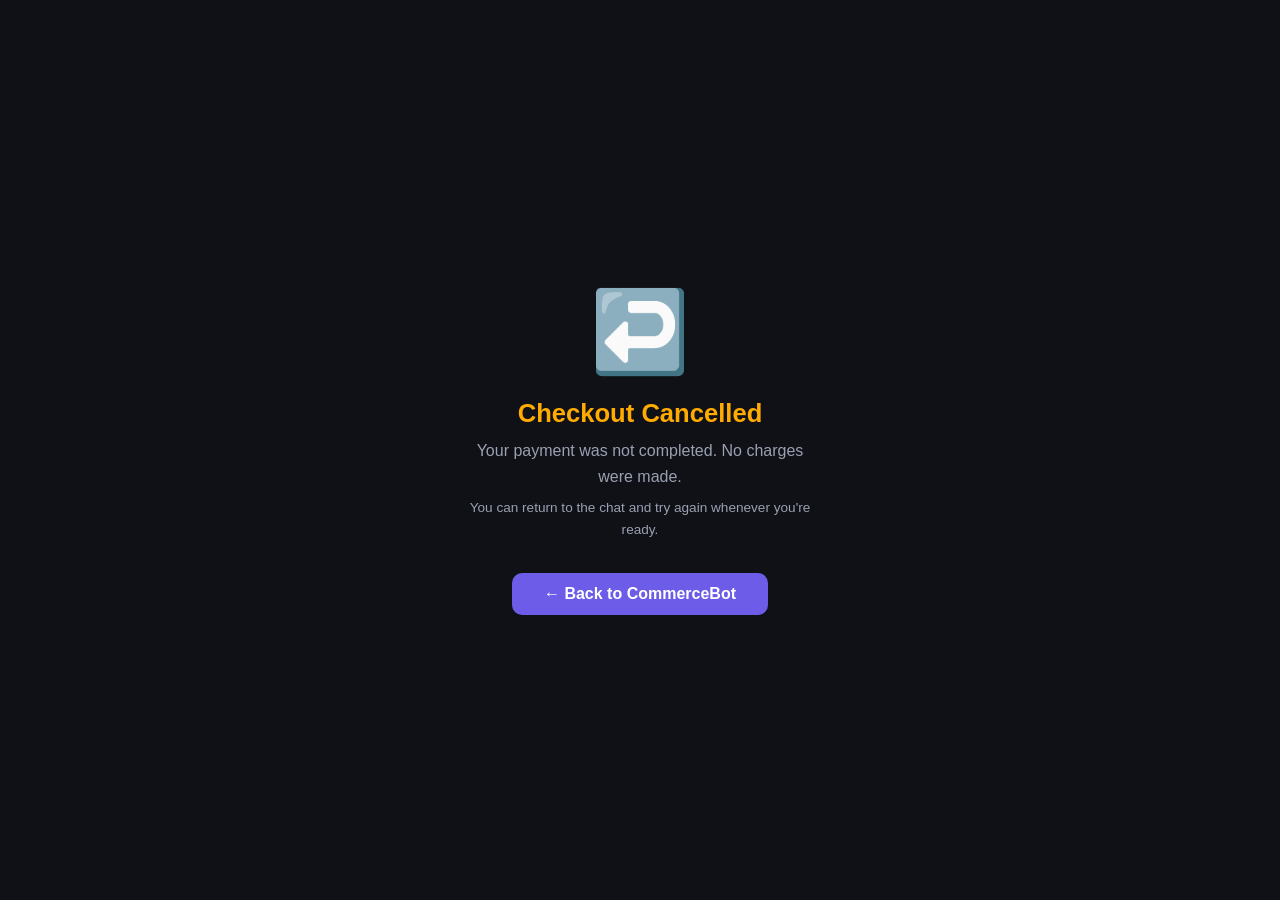
<file: frontend/checkout-cancel.html>
<!DOCTYPE html>
<html lang="en">
<head>
    <meta charset="UTF-8">
    <meta name="viewport" content="width=device-width, initial-scale=1.0">
    <title>Checkout Cancelled — CommerceBot</title>
    <style>
        * { margin: 0; padding: 0; box-sizing: border-box; }
        body {
            font-family: -apple-system, BlinkMacSystemFont, 'Segoe UI', sans-serif;
            background: #0f1117; color: #e8eaed;
            display: flex; align-items: center; justify-content: center;
            min-height: 100vh;
        }
        .container { text-align: center; max-width: 440px; padding: 40px; }
        .icon { font-size: 5rem; margin-bottom: 20px; }
        h1 { font-size: 1.6rem; margin-bottom: 10px; color: #ffab00; }
        p { color: #9aa0b0; margin: 8px 0; line-height: 1.6; }
        .btn {
            display: inline-block; margin-top: 24px; padding: 12px 32px;
            background: #6c5ce7; color: white; text-decoration: none;
            border-radius: 10px; font-weight: 600; transition: filter 0.2s;
        }
        .btn:hover { filter: brightness(1.15); }
    </style>
</head>
<body>
    <div class="container">
        <div class="icon">↩️</div>
        <h1>Checkout Cancelled</h1>
        <p>Your payment was not completed. No charges were made.</p>
        <p style="font-size: 0.85rem;">
            You can return to the chat and try again whenever you're ready.
        </p>
        <a href="/" class="btn">← Back to CommerceBot</a>
    </div>
</body>
</html>
</file>
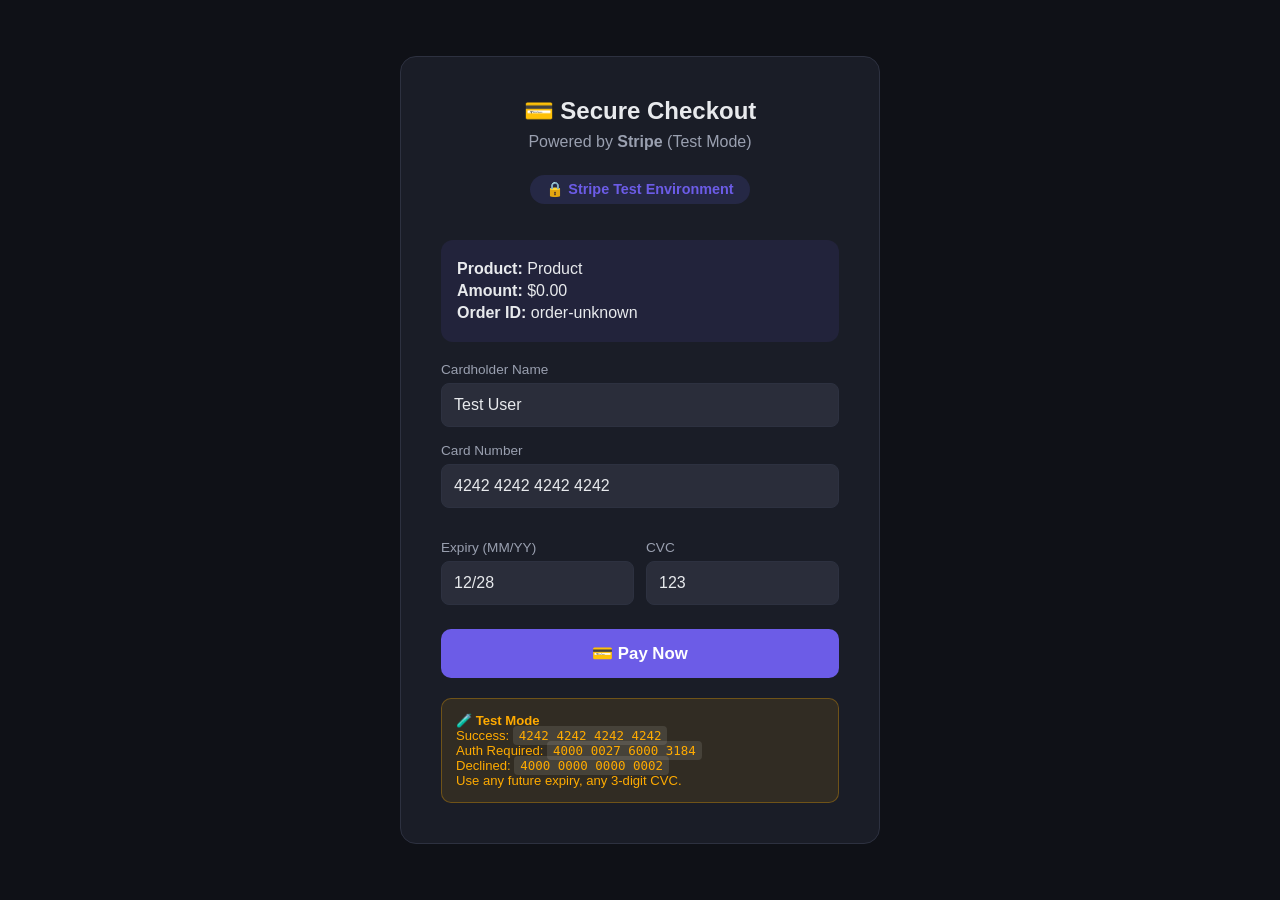
<file: frontend/checkout-demo.html>
<!DOCTYPE html>
<html lang="en">
<head>
    <meta charset="UTF-8">
    <meta name="viewport" content="width=device-width, initial-scale=1.0">
    <title>Checkout Demo — CommerceBot</title>
    <style>
        :root {
            --bg: #0f1117; --bg-card: #1a1d27; --text: #e8eaed;
            --text-muted: #9aa0b0; --success: #00c853; --accent: #6c5ce7;
            --border: #2d3140;
        }
        * { margin: 0; padding: 0; box-sizing: border-box; }
        body {
            font-family: -apple-system, BlinkMacSystemFont, 'Segoe UI', sans-serif;
            background: var(--bg); color: var(--text);
            display: flex; align-items: center; justify-content: center;
            min-height: 100vh; padding: 20px;
        }
        .checkout-card {
            background: var(--bg-card); border: 1px solid var(--border);
            border-radius: 16px; padding: 40px; max-width: 480px; width: 100%;
            text-align: center;
        }
        h1 { font-size: 1.5rem; margin-bottom: 8px; }
        .stripe-badge {
            display: inline-block; padding: 6px 16px; margin: 16px 0;
            background: rgba(99, 102, 241, 0.15); color: var(--accent);
            border-radius: 20px; font-size: 0.9rem; font-weight: 600;
        }
        .product-info {
            background: rgba(108, 92, 231, 0.1); border-radius: 12px;
            padding: 16px; margin: 20px 0; text-align: left;
        }
        .product-info p { margin: 4px 0; }
        .form-group { margin: 16px 0; text-align: left; }
        .form-group label { display: block; font-size: 0.85rem; color: var(--text-muted); margin-bottom: 6px; }
        .form-group input {
            width: 100%; padding: 12px; background: #2a2d3a; border: 1px solid var(--border);
            border-radius: 8px; color: var(--text); font-size: 1rem; outline: none;
        }
        .form-group input:focus { border-color: var(--accent); }
        .card-row { display: flex; gap: 12px; }
        .card-row .form-group { flex: 1; }
        .btn-pay {
            width: 100%; padding: 14px; margin-top: 8px;
            background: var(--accent); color: white; border: none;
            border-radius: 10px; font-size: 1.05rem; font-weight: 600;
            cursor: pointer; transition: all 0.2s;
        }
        .btn-pay:hover { filter: brightness(1.15); }
        .test-hint {
            margin-top: 20px; padding: 14px; background: rgba(255,171,0,0.1);
            border: 1px solid rgba(255,171,0,0.3); border-radius: 10px;
            font-size: 0.82rem; color: #ffab00; text-align: left;
        }
        .test-hint code {
            background: rgba(255,255,255,0.1); padding: 2px 6px; border-radius: 4px;
            font-size: 0.78rem;
        }
        .success-overlay {
            display: none; position: fixed; inset: 0; background: rgba(0,0,0,0.7);
            align-items: center; justify-content: center; z-index: 1000;
        }
        .success-overlay.show { display: flex; }
        .success-card {
            background: var(--bg-card); border: 1px solid var(--success);
            border-radius: 16px; padding: 40px; text-align: center; max-width: 400px;
        }
        .success-icon { font-size: 4rem; margin-bottom: 16px; }
    </style>
</head>
<body>
    <div class="checkout-card" id="checkoutForm">
        <h1>💳 Secure Checkout</h1>
        <p style="color: var(--text-muted); margin-bottom: 8px;">
            Powered by <strong>Stripe</strong> (Test Mode)
        </p>
        <div class="stripe-badge">🔒 Stripe Test Environment</div>

        <div class="product-info" id="productInfo">
            <p><strong>Product:</strong> <span id="productName">—</span></p>
            <p><strong>Amount:</strong> <span id="productAmount">—</span></p>
            <p><strong>Order ID:</strong> <span id="orderId">—</span></p>
        </div>

        <div class="form-group">
            <label>Cardholder Name</label>
            <input type="text" id="cardName" placeholder="John Doe" value="Test User">
        </div>
        <div class="form-group">
            <label>Card Number</label>
            <input type="text" id="cardNumber" placeholder="4242 4242 4242 4242"
                   value="4242 4242 4242 4242">
        </div>
        <div class="card-row">
            <div class="form-group">
                <label>Expiry (MM/YY)</label>
                <input type="text" id="cardExpiry" placeholder="12/28" value="12/28">
            </div>
            <div class="form-group">
                <label>CVC</label>
                <input type="text" id="cardCvc" placeholder="123" value="123">
            </div>
        </div>

        <button class="btn-pay" onclick="processPayment()">
            💳 Pay Now
        </button>

        <div class="test-hint">
            <strong>🧪 Test Mode</strong><br>
            Success: <code>4242 4242 4242 4242</code><br>
            Auth Required: <code>4000 0027 6000 3184</code><br>
            Declined: <code>4000 0000 0000 0002</code><br>
            Use any future expiry, any 3-digit CVC.
        </div>
    </div>

    <div class="success-overlay" id="successOverlay">
        <div class="success-card">
            <div class="success-icon">🎉</div>
            <h2>Payment Successful!</h2>
            <p style="margin: 12px 0; color: var(--text-muted);">
                Your order has been placed. (Test mode — no actual charge)
            </p>
            <p style="font-size: 0.85rem; color: var(--text-muted);">
                Order ID: <span id="successOrderId">—</span>
            </p>
            <button class="btn-pay" onclick="closeSuccess()" style="margin-top: 20px;">
                Back to Chat
            </button>
        </div>
    </div>

    <script>
        // Parse query parameters
        const params = new URLSearchParams(window.location.search);
        const orderId = params.get('order_id') || 'order-unknown';
        const productName = params.get('product') || 'Product';
        const amount = params.get('amount') || '0.00';

        document.getElementById('productName').textContent = productName;
        document.getElementById('productAmount').textContent = '$' + parseFloat(amount).toFixed(2);
        document.getElementById('orderId').textContent = orderId;

        function processPayment() {
            const cardNumber = document.getElementById('cardNumber').value.replace(/\s/g, '');

            // Simulate payment processing
            if (cardNumber === '4000000000000002') {
                alert('Payment declined. Please try a different card.');
                return;
            }

            // Show success
            document.getElementById('successOrderId').textContent = orderId;
            document.getElementById('successOverlay').classList.add('show');

            // Notify parent window (if opened from chat)
            if (window.opener) {
                try {
                    window.opener.postMessage({
                        type: 'payment_complete',
                        orderId: orderId,
                        status: 'paid',
                    }, '*');
                } catch (e) {}
            }
        }

        function closeSuccess() {
            window.close();
        }
    </script>
</body>
</html>
</file>
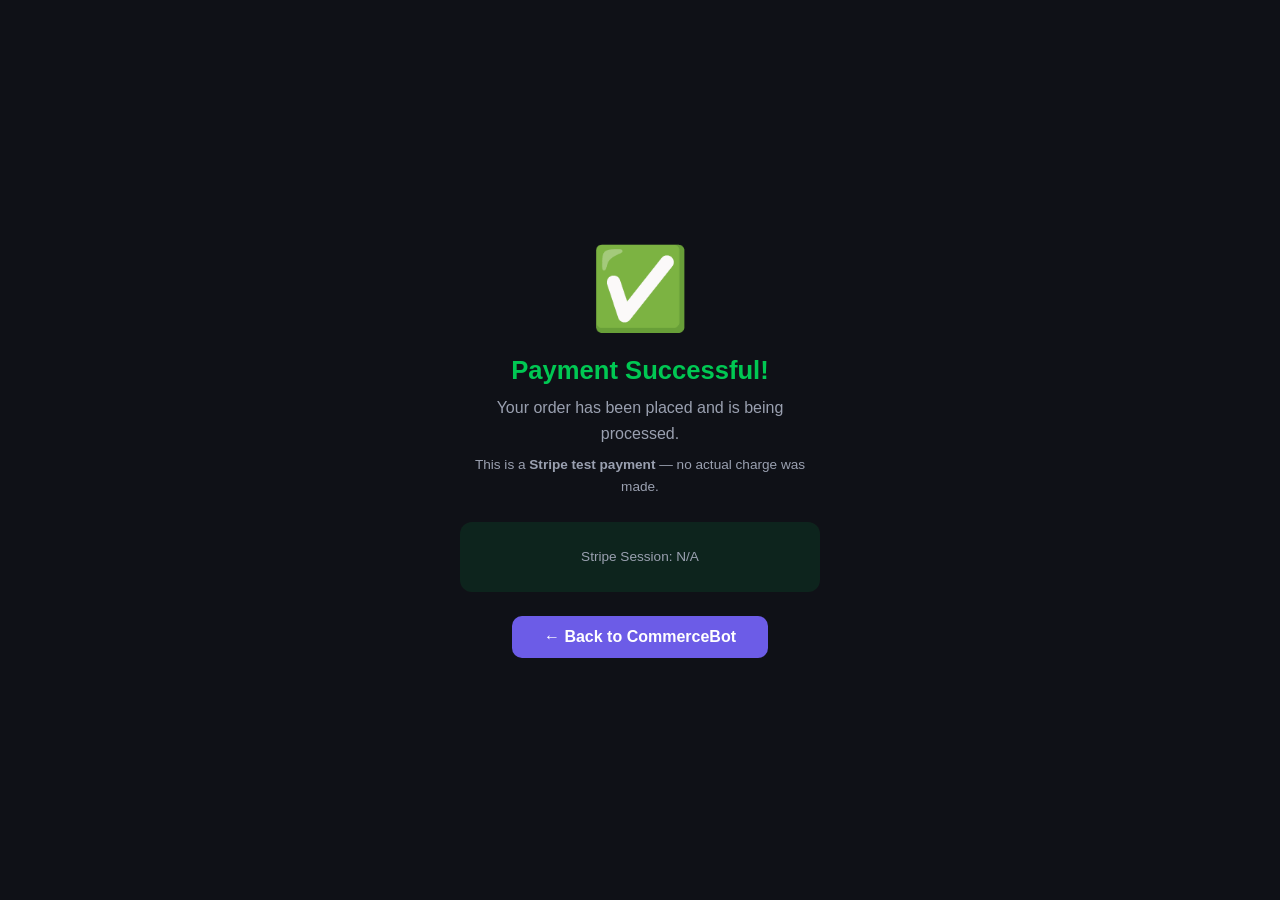
<file: frontend/checkout-success.html>
<!DOCTYPE html>
<html lang="en">
<head>
    <meta charset="UTF-8">
    <meta name="viewport" content="width=device-width, initial-scale=1.0">
    <title>Payment Successful — CommerceBot</title>
    <style>
        * { margin: 0; padding: 0; box-sizing: border-box; }
        body {
            font-family: -apple-system, BlinkMacSystemFont, 'Segoe UI', sans-serif;
            background: #0f1117; color: #e8eaed;
            display: flex; align-items: center; justify-content: center;
            min-height: 100vh;
        }
        .container { text-align: center; max-width: 440px; padding: 40px; }
        .icon { font-size: 5rem; margin-bottom: 20px; }
        h1 { font-size: 1.6rem; margin-bottom: 10px; color: #00c853; }
        p { color: #9aa0b0; margin: 8px 0; line-height: 1.6; }
        .btn {
            display: inline-block; margin-top: 24px; padding: 12px 32px;
            background: #6c5ce7; color: white; text-decoration: none;
            border-radius: 10px; font-weight: 600; transition: filter 0.2s;
        }
        .btn:hover { filter: brightness(1.15); }
        .order-info {
            margin-top: 24px; padding: 16px;
            background: rgba(0,200,83,0.1); border-radius: 12px;
            font-size: 0.85rem; color: #9aa0b0;
        }
    </style>
</head>
<body>
    <div class="container">
        <div class="icon">✅</div>
        <h1>Payment Successful!</h1>
        <p>Your order has been placed and is being processed.</p>
        <p style="font-size: 0.85rem;">
            This is a <strong>Stripe test payment</strong> — no actual charge was made.
        </p>
        <div class="order-info">
            <p>Stripe Session: <span id="sessionId">—</span></p>
        </div>
        <a href="/" class="btn">← Back to CommerceBot</a>
    </div>
    <script>
        const params = new URLSearchParams(window.location.search);
        document.getElementById('sessionId').textContent =
            params.get('session_id') || 'N/A';
    </script>
</body>
</html>
</file>
